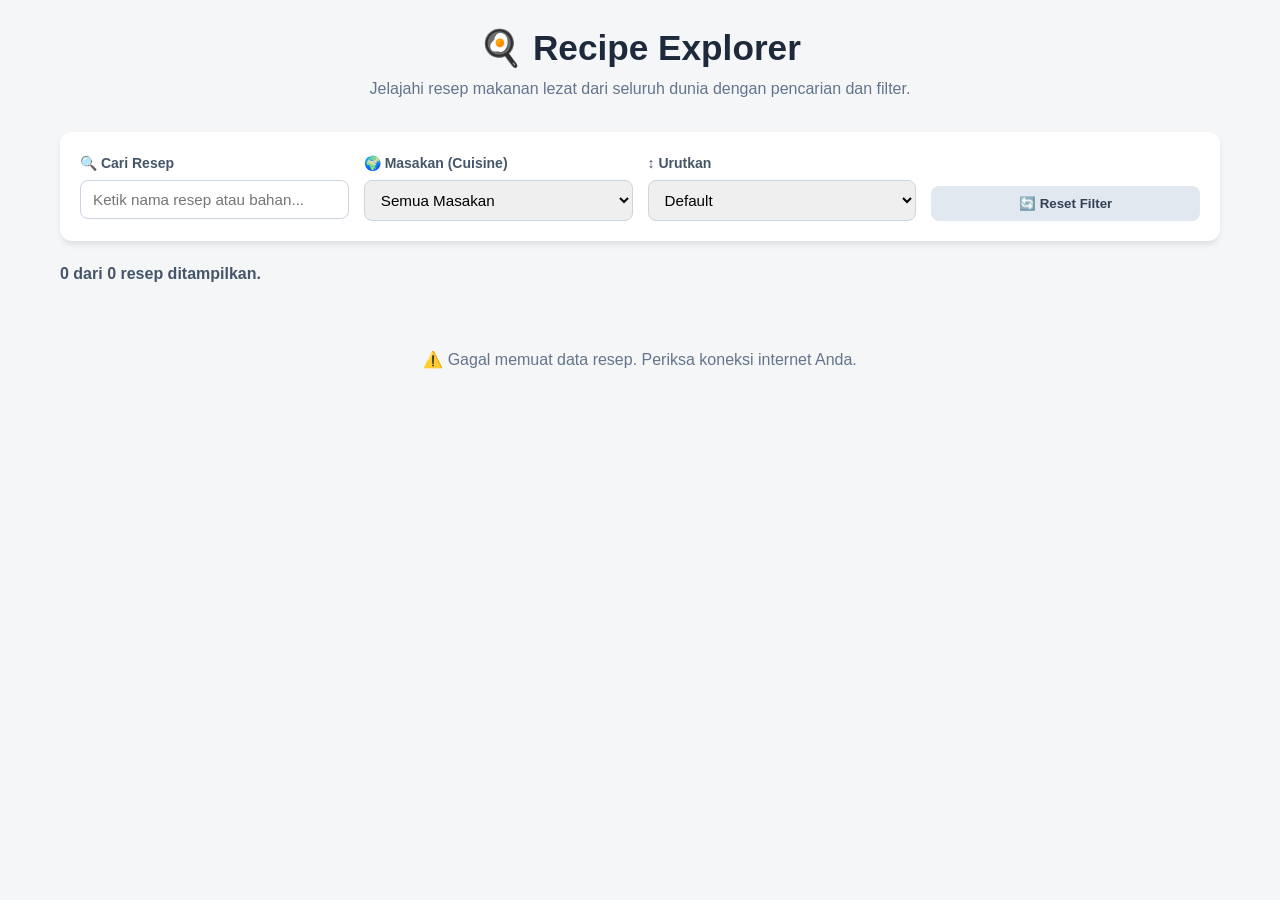
<file: mjh/index.html>
<!DOCTYPE html>
<html lang="id">
<head>
  <meta charset="UTF-8">
  <meta name="viewport" content="width=device-width, initial-scale=1.0">
  <title>Recipe Explorer API</title>
  <link rel="stylesheet" href="style.css">
</head>
<body>
  <div class="container">
    <header>
      <h1>🍳 Recipe Explorer</h1>
      <p>Jelajahi resep makanan lezat dari seluruh dunia dengan pencarian dan filter.</p>
    </header>

    <!-- Controls Section -->
    <section class="controls">
      <div class="control-group">
        <label for="search-input">🔍 Cari Resep</label>
        <input type="text" id="search-input" placeholder="Ketik nama resep atau bahan...">
      </div>

      <div class="control-group">
        <label for="category-select">🌍 Masakan (Cuisine)</label>
        <select id="category-select">
          <option value="">Semua Masakan</option>
        </select>
      </div>

      <div class="control-group">
        <label for="sort-select">↕️ Urutkan</label>
        <select id="sort-select">
          <option value="default">Default</option>
          <option value="time-asc">Waktu Memasak (Tercepat)</option>
          <option value="time-desc">Waktu Memasak (Terlama)</option>
          <option value="rating-desc">Rating Tertinggi</option>
          <option value="name-asc">Nama A - Z</option>
        </select>
      </div>

      <div class="control-group btn-container">
        <button id="reset-btn" class="btn btn-secondary">🔄 Reset Filter</button>
      </div>
    </section>

    <!-- Recipe Counter & Status -->
    <div class="status-bar">
      <span id="product-counter">Memuat resep...</span>
    </div>

    <!-- Recipe Grid -->
    <main id="product-grid" class="product-grid"></main>
  </div>

  <!-- Detail Recipe Modal -->
  <div id="product-modal" class="modal" aria-hidden="true">
    <div class="modal-overlay" id="modal-overlay"></div>
    <div class="modal-content">
      <button id="close-modal-btn" class="close-btn">&times;</button>
      <div id="modal-body" class="modal-body">
        <!-- Content injected dynamically via JS -->
      </div>
    </div>
  </div>

  <script src="script.js"></script>
</body>
</html>
</file>
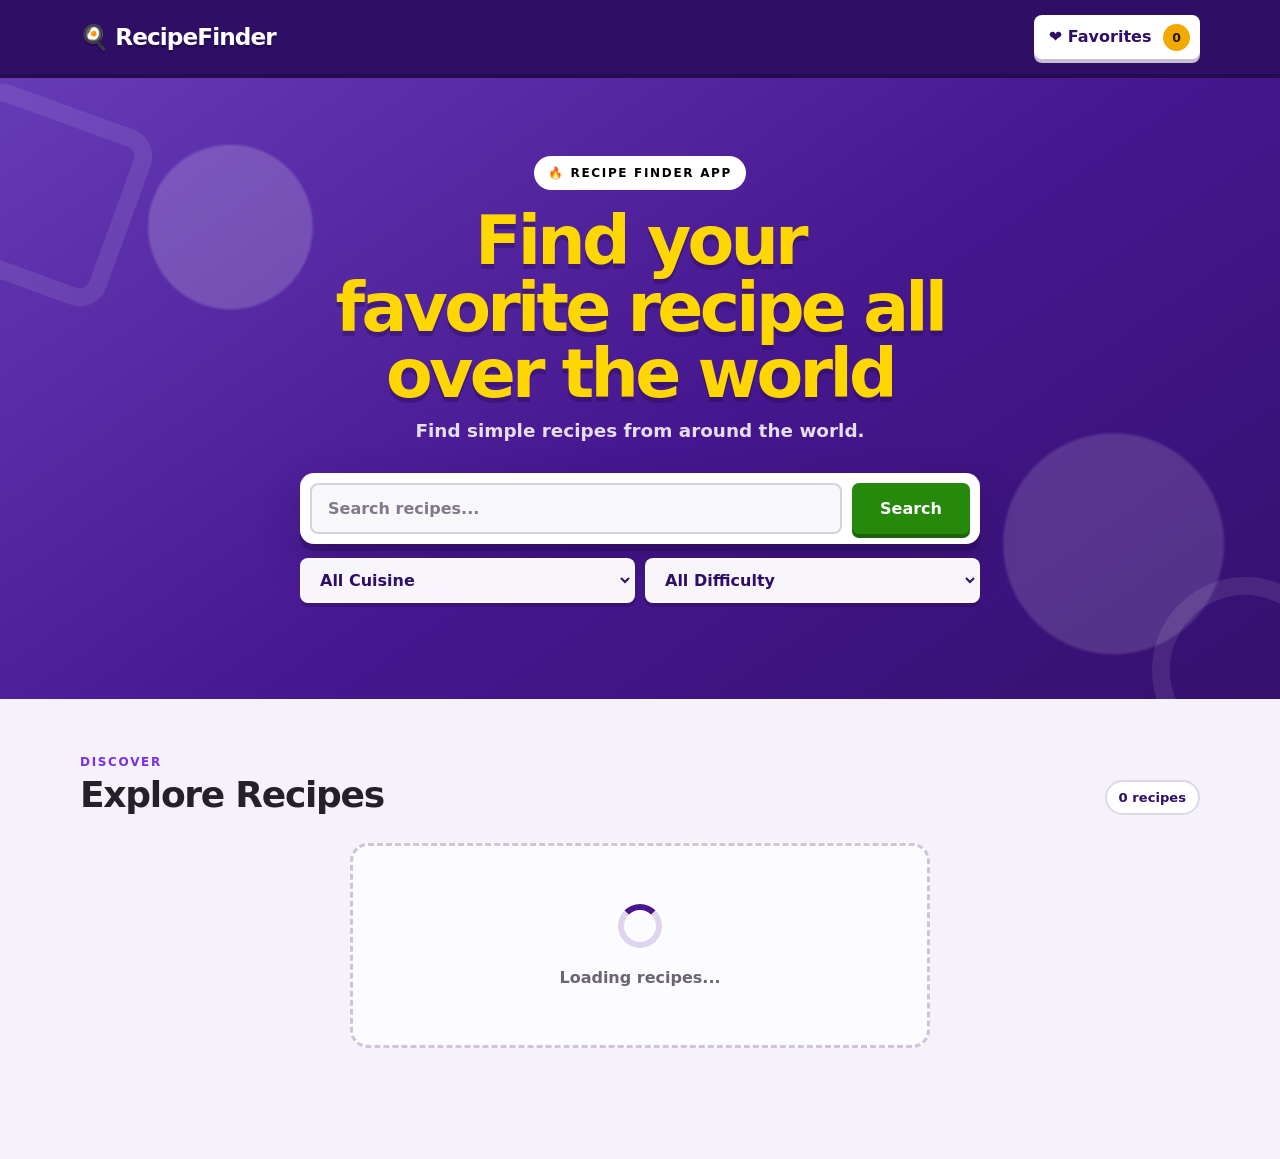
<file: mrjh/index.html>
<!DOCTYPE html>
<html lang="id">
<head>
  <meta charset="UTF-8">
  <meta name="viewport" content="width=device-width, initial-scale=1.0">
  <title>Recipe Finder</title>
  <link rel="stylesheet" href="style.css">
</head>
<body>
  <header class="navbar">
    <div class="container navbar-content">
      <a href="#" class="brand">🍳 RecipeFinder</a>
      <button id="favorite-button" class="favorite-button">
        ❤️ Favorites <span id="favorite-count">0</span>
      </button>
    </div>
  </header>

  <main>
    <section class="hero">
      <div class="container hero-content">
        <p class="eyebrow">🍴 RECIPE EXPLORER</p>
        <h1>What do you want to cook today?</h1>
        <p class="hero-description">Find simple recipes from around the world.</p>

        <form id="search-form" class="search-form">
          <input type="search" id="search-input" placeholder="Search recipes...">
          <button type="submit">Search</button>
        </form>

        <div class="filters">
          <select id="cuisine-filter">
            <option value="">All Cuisine</option>
          </select>
          <select id="difficulty-filter">
            <option value="">All Difficulty</option>
            <option value="Easy">Easy</option>
            <option value="Medium">Medium</option>
          </select>
        </div>
      </div>
    </section>

    <section class="recipes-section">
      <div class="container">
        <div class="section-header">
          <div>
            <p class="section-label">DISCOVER</p>
            <h2 id="section-title">Explore Recipes</h2>
          </div>
          <div class="results-summary">
            <p id="recipe-count" aria-live="polite">0 recipes</p>
            <button
              id="reset-filter-button"
              class="reset-filter-button"
              type="button"
              hidden
              aria-label="Reset search and filters"
              title="Reset search and filters"
            >
              <span class="reset-emoji" aria-hidden="true">🔄</span>
              <span>Reset</span>
            </button>
          </div>
        </div>

        <div id="loading-state" class="state-message">
          <span class="loader"></span>
          <p>Loading recipes...</p>
        </div>

        <div id="error-state" class="state-message" hidden>
          <h3>😵 Something went wrong</h3>
          <p>Failed to load recipes. Please try again.</p>
        </div>

        <div id="empty-state" class="state-message" hidden>
          <h3>🔍 Recipe not found</h3>
          <p>Try another keyword or filter.</p>
        </div>

        <div id="recipe-grid" class="recipe-grid" hidden></div>
      </div>
    </section>
  </main>

  <dialog id="recipe-dialog">
    <button id="close-dialog" class="close-dialog" aria-label="Close">×</button>
    <div id="dialog-content"></div>
  </dialog>

  <script src="script.js"></script>
</body>
</html>
</file>
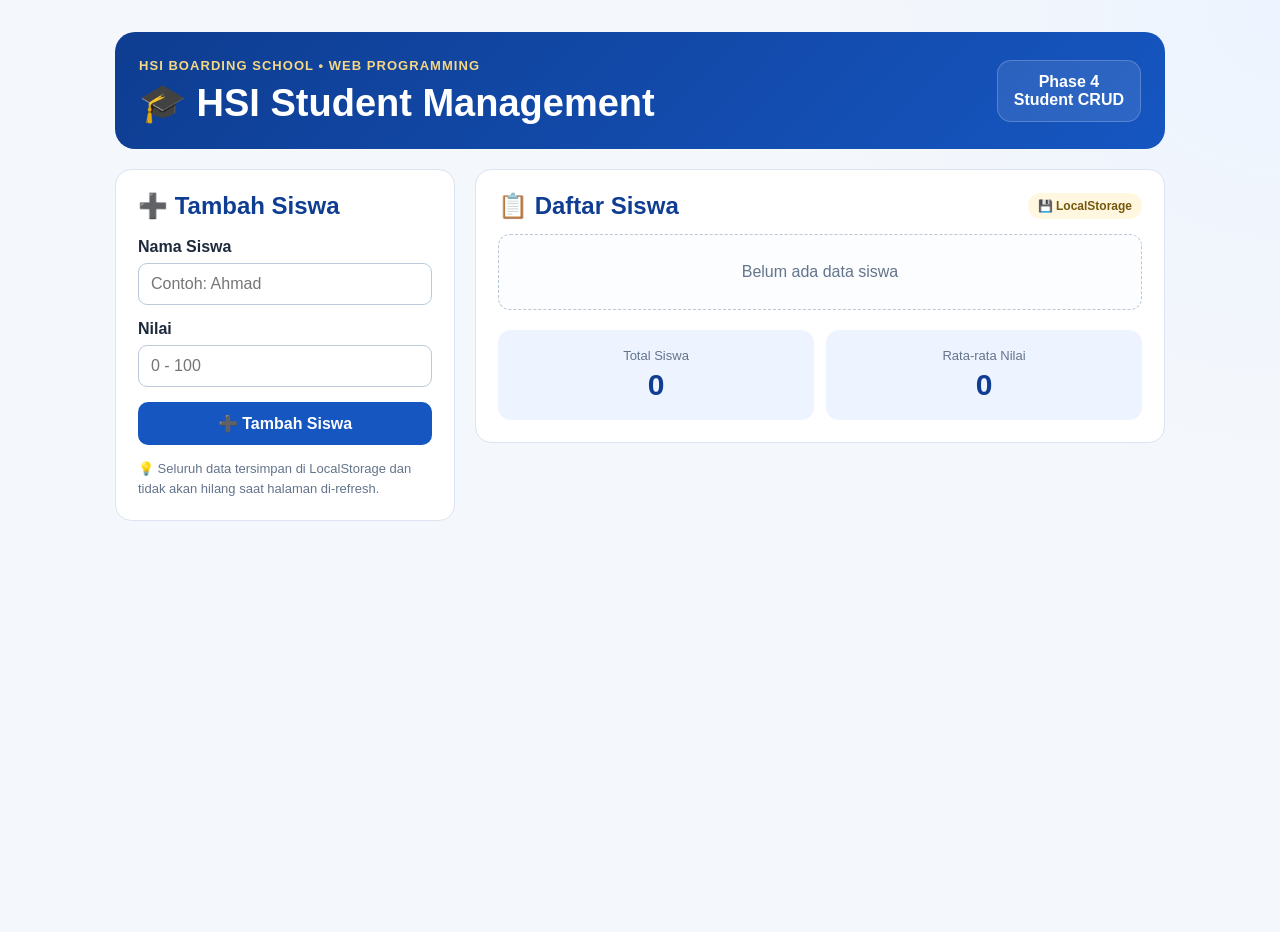
<file: tugas 3/index.html>
<!DOCTYPE html>
<html lang="id">
<head>
  <meta charset="UTF-8">
  <meta name="viewport" content="width=device-width, initial-scale=1.0">
  <title>HSI Student Management - CRUD</title>
  <link rel="stylesheet" href="style.css">
  <script src="script.js" defer></script>
</head>
<body>
  <main class="page">
    <header class="header">
      <div>
        <span class="school">HSI BOARDING SCHOOL • WEB PROGRAMMING</span>
        <h1>🎓 HSI Student Management</h1>
      </div>
      <div class="phase-badge">Phase 4<br>Student CRUD</div>
    </header>

    <!-- Area untuk menampilkan pesan notifikasi/alert -->
    <div id="alertMessage" class="alert-container"></div>

    <section class="app-grid">
      <!-- Form Input / Edit Student -->
      <section class="card">
        <h2 id="formTitle">➕ Tambah Siswa</h2>
        <form id="studentForm">
          <!-- Hidden input untuk menyimpan ID siswa saat mode Edit -->
          <input type="hidden" id="studentId">

          <label for="studentName">Nama Siswa</label>
          <input id="studentName" type="text" placeholder="Contoh: Ahmad" autocomplete="off" required>

          <label for="studentScore">Nilai</label>
          <input id="studentScore" type="number" min="0" max="100" placeholder="0 - 100" required>

          <div class="button-group">
            <button id="submitBtn" class="primary-btn" type="submit">➕ Tambah Siswa</button>
            <button id="cancelEditBtn" class="secondary-btn" type="button" style="display: none;">❌ Batal</button>
          </div>
        </form>
        <p class="form-note">💡 Seluruh data tersimpan di LocalStorage dan tidak akan hilang saat halaman di-refresh.</p>
      </section>

      <!-- Daftar Student & Statistik -->
      <section class="card">
        <div class="list-header">
          <h2>📋 Daftar Siswa</h2>
          <span class="saved-status">💾 LocalStorage</span>
        </div>

        <div id="studentList" class="student-list"></div>

        <div class="stats">
          <div class="stat-box">
            <span>Total Siswa</span>
            <strong id="totalStudents">0</strong>
          </div>
          <div class="stat-box">
            <span>Rata-rata Nilai</span>
            <strong id="averageScore">0</strong>
          </div>
        </div>  
      </section>
    </section>
  </main>
</body>
</html>
</file>
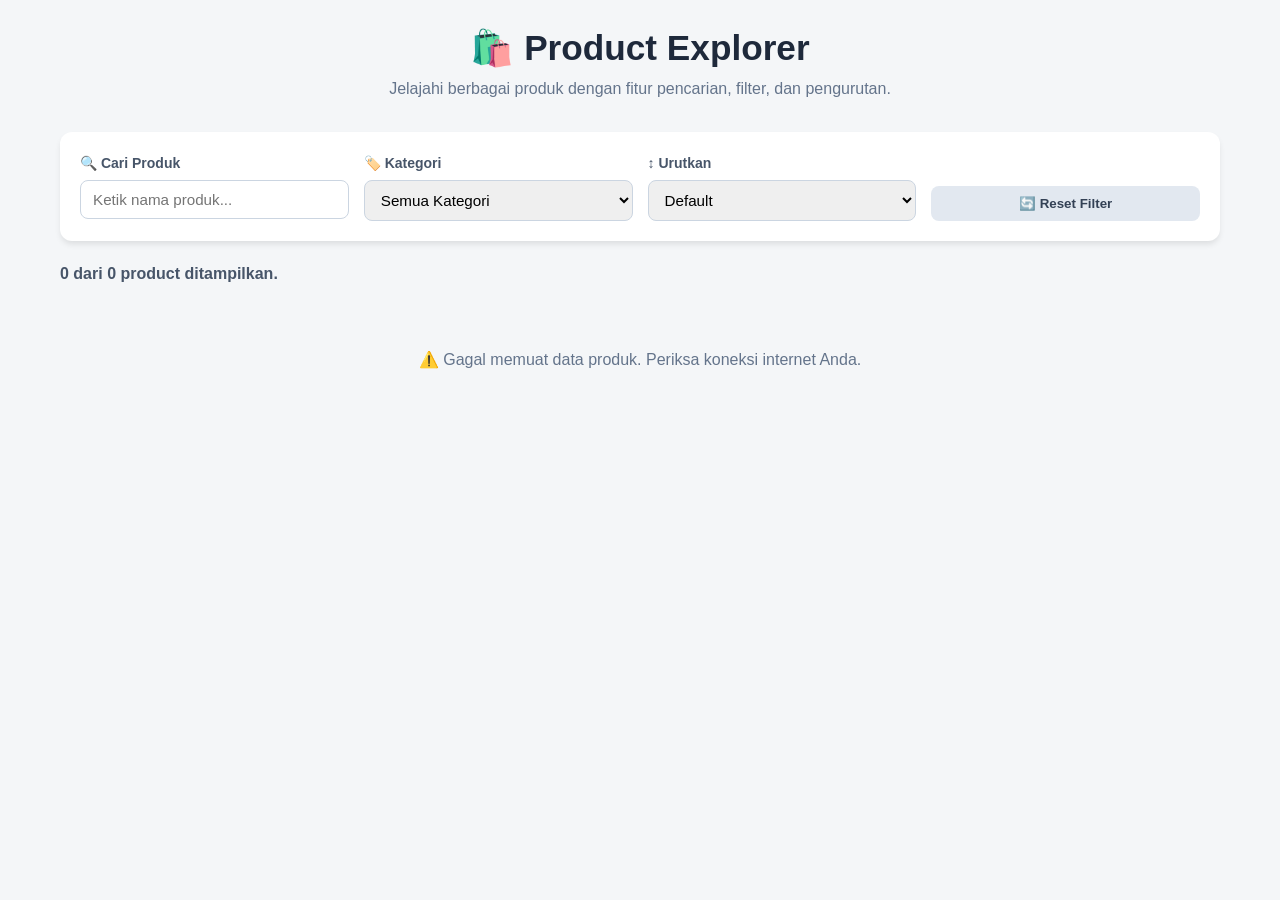
<file: tugas ke 4/index.html>
<!DOCTYPE html>
<html lang="id">
<head>
  <meta charset="UTF-8">
  <meta name="viewport" content="width=device-width, initial-scale=1.0">
  <title>Product Explorer API</title>
  <link rel="stylesheet" href="style.css">
</head>
<body>
  <div class="container">
    <header>
      <h1>🛍️ Product Explorer</h1>
      <p>Jelajahi berbagai produk dengan fitur pencarian, filter, dan pengurutan.</p>
    </header>

    <!-- Controls Section -->
    <section class="controls">
      <div class="control-group">
        <label for="search-input">🔍 Cari Produk</label>
        <input type="text" id="search-input" placeholder="Ketik nama produk...">
      </div>

      <div class="control-group">
        <label for="category-select">🏷️ Kategori</label>
        <select id="category-select">
          <option value="">Semua Kategori</option>
        </select>
      </div>

      <div class="control-group">
        <label for="sort-select">↕️ Urutkan</label>
        <select id="sort-select">
          <option value="default">Default</option>
          <option value="price-asc">Harga Terendah</option>
          <option value="price-desc">Harga Tertinggi</option>
          <option value="rating-desc">Rating Tertinggi</option>
          <option value="name-asc">Nama A - Z</option>
        </select>
      </div>

      <div class="control-group btn-container">
        <button id="reset-btn" class="btn btn-secondary">🔄 Reset Filter</button>
      </div>
    </section>

    <!-- Product Counter & Status -->
    <div class="status-bar">
      <span id="product-counter">Memuat produk...</span>
    </div>

    <!-- Product Grid -->
    <main id="product-grid" class="product-grid"></main>
  </div>

  <!-- Detail Product Modal -->
  <div id="product-modal" class="modal" aria-hidden="true">
    <div class="modal-overlay" id="modal-overlay"></div>
    <div class="modal-content">
      <button id="close-modal-btn" class="close-btn">&times;</button>
      <div id="modal-body" class="modal-body">
        <!-- Content injected dynamically via JS -->
      </div>
    </div>
  </div>

  <script src="script.js"></script>
</body>
</html>
</file>
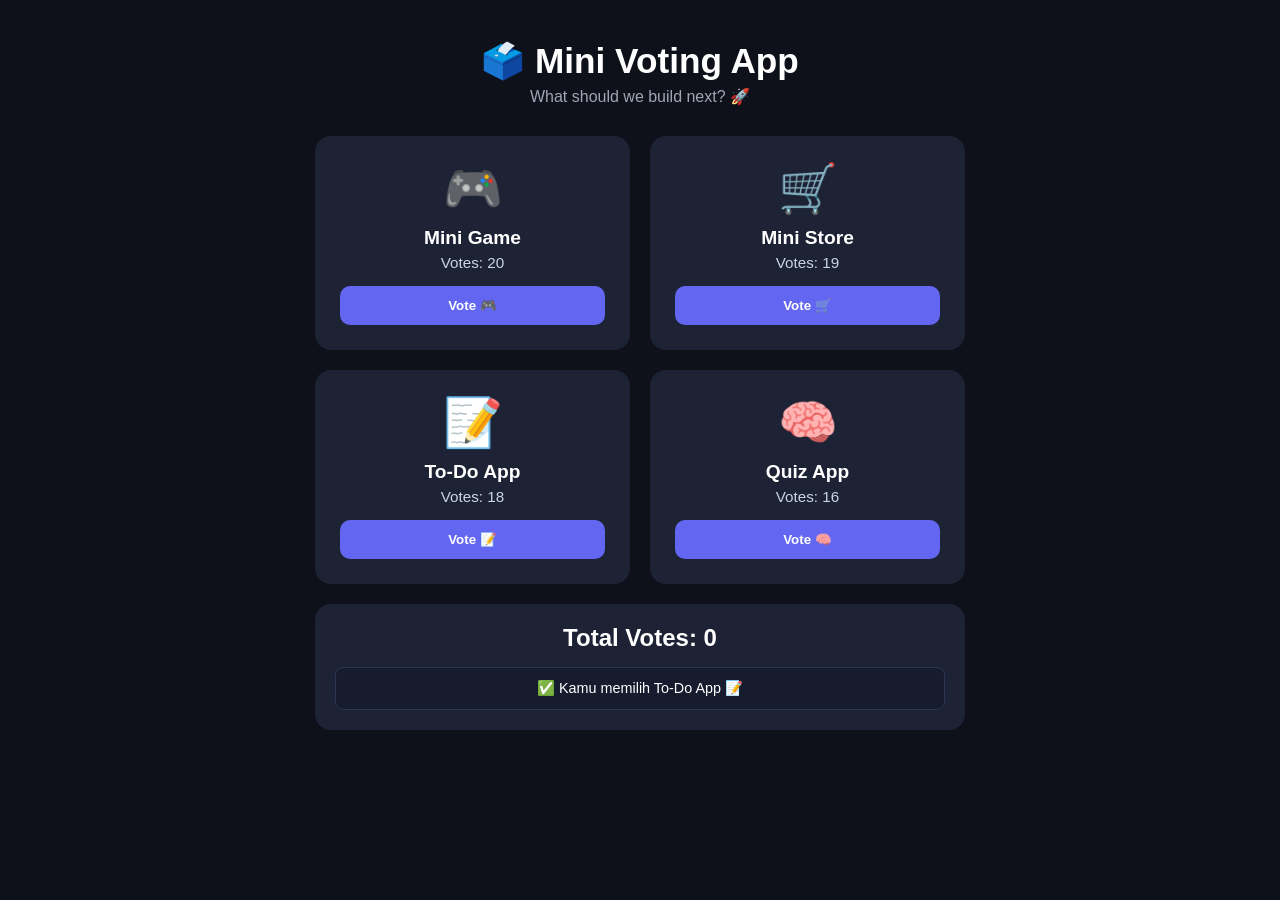
<file: tugas sql/index.html>
<!DOCTYPE html>
<html lang="id">
<head>
  <meta charset="UTF-8">
  <meta name="viewport" content="width=device-width, initial-scale=1.0">
  <title>Mini Voting App</title>
  <link rel="stylesheet" href="style.css">
</head>
<body>

  <!-- Header Section -->
  <header>
    <h1>🗳️ Mini Voting App</h1>
    <p>What should we build next? 🚀</p>
  </header>

  <!-- Container Kartu Kandidat Grid 2x2 -->
  <div class="cards-container">
    
    <!-- Candidate 1 -->
    <div class="card">
      <div class="icon">🎮</div>
      <h3>Mini Game</h3>
      <p>Votes: <span id="gameVotes">20</span></p>
      <button id="btnGame" class="vote-btn">Vote 🎮</button>
    </div>

    <!-- Candidate 2 -->
    <div class="card">
      <div class="icon">🛒</div>
      <h3>Mini Store</h3>
      <p>Votes: <span id="storeVotes">19</span></p>
      <button id="btnStore" class="vote-btn">Vote 🛒</button>
    </div>

    <!-- Candidate 3 -->
    <div class="card">
      <div class="icon">📝</div>
      <h3>To-Do App</h3>
      <p>Votes: <span id="todoVotes">18</span></p>
      <button id="btnTodo" class="vote-btn">Vote 📝</button>
    </div>

    <!-- Candidate 4 -->
    <div class="card">
      <div class="icon">🧠</div>
      <h3>Quiz App</h3>
      <p>Votes: <span id="quizVotes">16</span></p>
      <button id="btnQuiz" class="vote-btn">Vote 🧠</button>
    </div>

  </div>

  <!-- Footer Section: Total Votes & Feedback -->
  <div class="footer-card">
    <h2>Total Votes: <span id="totalVotes">0</span></h2>
    <div id="feedback" class="feedback-box">✅ Kamu memilih To-Do App 📝</div>
  </div>
  
  <script src="scp.js"></script>
</body>
</html>
</file>
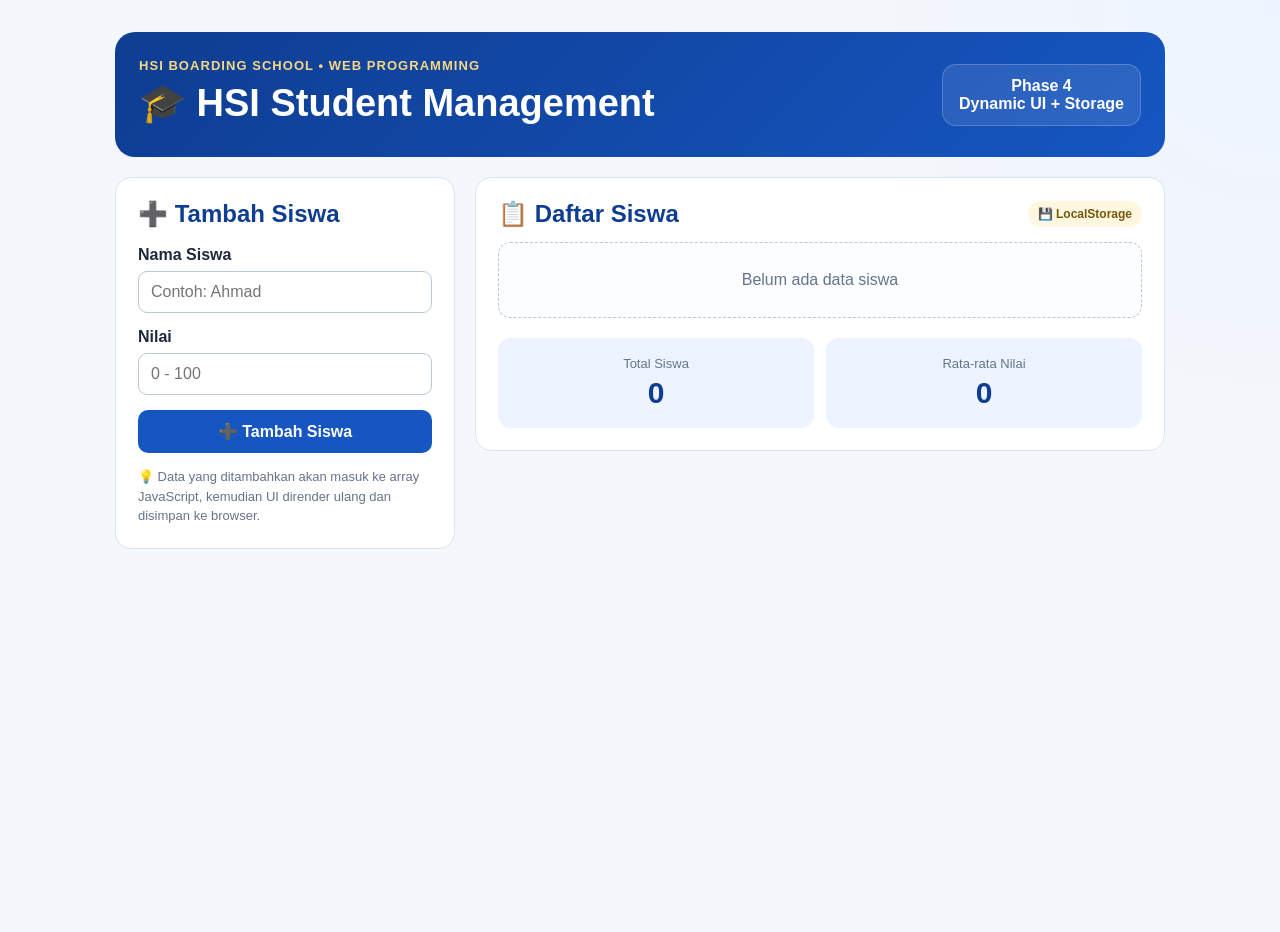
<file: student-materi/student_crud.html>
<!DOCTYPE html>
<html lang="id">
<head>
  <meta charset="UTF-8">
  <meta name="viewport" content="width=device-width, initial-scale=1.0">
  <title>HSI Student Management</title>
  <style>
    :root {
      --blue:#1656c1; --blue-dark:#0e3d91; --blue-soft:#edf4ff;
      --gold:#b58b2f; --gold-soft:#fff7df; --white:#fff; --bg:#f4f7fb;
      --text:#1e293b; --muted:#64748b; --border:#dbe4f0;
      --danger:#c63737; --danger-soft:#fff0f0; --radius:16px;
    }
    *{box-sizing:border-box}
    body{margin:0;min-height:100vh;font-family:Arial,sans-serif;background:radial-gradient(circle at top right,#edf4ff 0,transparent 30%),var(--bg);color:var(--text)}
    button,input{font:inherit} button{cursor:pointer}
    .page{width:min(1050px,calc(100% - 30px));margin:32px auto 50px}
    .header{display:flex;justify-content:space-between;align-items:center;gap:20px;padding:24px;margin-bottom:20px;color:var(--white);background:linear-gradient(135deg,var(--blue-dark),var(--blue));border-radius:20px}
    .school{display:inline-block;margin-bottom:8px;font-size:13px;font-weight:bold;letter-spacing:.08em;color:#f5d784}
    .header h1{margin:0 0 8px;font-size:clamp(24px,5vw,38px)}
    .header p{margin:0;max-width:650px;line-height:1.5;color:#dbeafe}
    .phase-badge{flex-shrink:0;padding:12px 16px;border:1px solid rgba(255,255,255,.2);border-radius:14px;text-align:center;font-weight:bold;background:rgba(255,255,255,.1)}
    .concept-row{display:grid;grid-template-columns:repeat(4,1fr);gap:10px;margin-bottom:20px}
    .concept{padding:13px;background:var(--white);border:1px solid var(--border);border-radius:13px;text-align:center;font-weight:bold;font-size:14px}
    .concept span{display:block;margin-top:4px;color:var(--muted);font-size:12px;font-weight:normal}
    .app-grid{display:grid;grid-template-columns:340px 1fr;gap:20px;align-items:start}
    .card{background:var(--white);border:1px solid var(--border);border-radius:var(--radius);padding:22px}
    .card h2{margin:0 0 18px;color:var(--blue-dark)}
    label{display:block;margin-bottom:7px;font-weight:bold}
    input{width:100%;padding:11px 12px;margin-bottom:15px;border:1px solid #bcc9d9;border-radius:9px;outline:none}
    input:focus{border-color:var(--blue);box-shadow:0 0 0 3px var(--blue-soft)}
    .primary-btn{width:100%;padding:12px;border:0;border-radius:10px;color:var(--white);background:var(--blue);font-weight:bold}
    .primary-btn:hover{background:var(--blue-dark)}
    .form-note{margin:14px 0 0;color:var(--muted);font-size:13px;line-height:1.5}
    .list-header{display:flex;justify-content:space-between;align-items:center;gap:10px;margin-bottom:14px}
    .list-header h2{margin:0}
    .saved-status{padding:6px 10px;border-radius:999px;color:#76580c;background:var(--gold-soft);font-size:12px;font-weight:bold}
    .student-list{display:grid;gap:10px}
    .student-item{display:grid;grid-template-columns:1fr auto auto;align-items:center;gap:14px;padding:14px;border:1px solid var(--border);border-radius:12px;background:#fbfdff}
    .student-name{font-weight:bold}
    .student-number{display:inline-block;margin-right:7px;color:var(--gold)}
    .score{min-width:58px;padding:7px 10px;border-radius:8px;text-align:center;font-weight:bold;color:var(--blue-dark);background:var(--blue-soft)}
    .delete-btn{border:0;border-radius:8px;padding:8px 10px;color:var(--danger);background:var(--danger-soft);font-weight:bold}
    .empty{padding:28px;border:1px dashed #b9c7d8;border-radius:12px;text-align:center;color:var(--muted);background:#fbfdff}
    .stats{display:grid;grid-template-columns:repeat(2,1fr);gap:12px;margin-top:20px}
    .stat-box{padding:18px;border-radius:13px;text-align:center;color:var(--blue-dark);background:var(--blue-soft)}
    .stat-box span{display:block;margin-bottom:5px;color:var(--muted);font-size:13px}
    .stat-box strong{font-size:30px}
    @media(max-width:800px){.app-grid{grid-template-columns:1fr}.concept-row{grid-template-columns:repeat(2,1fr)}.header{align-items:flex-start;flex-direction:column}}
    @media(max-width:520px){.page{width:min(100% - 18px,1050px);margin-top:15px}.concept-row{grid-template-columns:1fr}.student-item{grid-template-columns:1fr auto}.score{grid-column:2;grid-row:1}.delete-btn{grid-column:1/-1}}
  </style>
  <script src="script.js" defer></script>
</head>
<body>
  <main class="page">
    <header class="header">
      <div>
        <span class="school">HSI BOARDING SCHOOL • WEB PROGRAMMING</span>
        <h1>🎓 HSI Student Management</h1>
      </div>
      <div class="phase-badge">Phase 4<br>Dynamic UI + Storage</div>
    </header>

    <section class="app-grid">
      <section class="card">
        <h2>➕ Tambah Siswa</h2>
        <form id="studentForm">
          <label for="studentName">Nama Siswa</label>
          <input id="studentName" type="text" placeholder="Contoh: Ahmad" autocomplete="off" required>

          <label for="studentScore">Nilai</label>
          <input id="studentScore" type="number" min="0" max="100" placeholder="0 - 100" required>

          <button class="primary-btn" type="submit">➕ Tambah Siswa</button>
        </form>
        <p class="form-note">💡 Data yang ditambahkan akan masuk ke array JavaScript, kemudian UI dirender ulang dan disimpan ke browser.</p>
      </section>

      <section class="card">
        <div class="list-header">
          <h2>📋 Daftar Siswa</h2>
          <span class="saved-status">💾 LocalStorage</span>
        </div>

        <div id="studentList" class="student-list"></div>

        <div class="stats">
          <div class="stat-box"><span>Total Siswa</span><strong id="totalStudents">0</strong></div>
          <div class="stat-box"><span>Rata-rata Nilai</span><strong id="averageScore">0</strong></div>
        </div>
      </section>
    </section>
  </main>
</body>
</html>
</file>
<file: mjh/style.css>
* {
  box-sizing: border-box;
  margin: 0;
  padding: 0;
  font-family: 'Segoe UI', Tahoma, Geneva, Verdana, sans-serif;
}

body {
  background-color: #f4f6f8;
  color: #333;
  line-height: 1.6;
}

.container {
  max-width: 1200px;
  margin: 0 auto;
  padding: 20px;
}

header {
  text-align: center;
  margin-bottom: 30px;
}

header h1 {
  font-size: 2.2rem;
  color: #1e293b;
}

header p {
  color: #64748b;
}

/* Controls */
.controls {
  display: flex;
  flex-wrap: wrap;
  gap: 15px;
  background-color: #fff;
  padding: 20px;
  border-radius: 12px;
  box-shadow: 0 4px 6px -1px rgba(0, 0, 0, 0.1);
  margin-bottom: 20px;
}

.control-group {
  flex: 1 1 200px;
  display: flex;
  flex-direction: column;
}

.control-group.btn-container {
  justify-content: flex-end;
}

label {
  font-size: 0.875rem;
  font-weight: 600;
  margin-bottom: 6px;
  color: #475569;
}

input, select {
  padding: 10px 12px;
  border: 1px solid #cbd5e1;
  border-radius: 8px;
  font-size: 0.95rem;
  outline: none;
  transition: border-color 0.2s;
}

input:focus, select:focus {
  border-color: #ea580c;
}

.btn {
  padding: 10px 16px;
  border: none;
  border-radius: 8px;
  font-weight: 600;
  cursor: pointer;
  transition: background-color 0.2s, transform 0.1s;
}

.btn:active {
  transform: scale(0.98);
}

.btn-primary {
  background-color: #ea580c;
  color: #fff;
}

.btn-primary:hover {
  background-color: #c2410c;
}

.btn-secondary {
  background-color: #e2e8f0;
  color: #334155;
}

.btn-secondary:hover {
  background-color: #cbd5e1;
}

/* Status Bar */
.status-bar {
  margin-bottom: 20px;
  font-weight: 600;
  color: #475569;
}

/* Recipe Grid */
.product-grid {
  display: grid;
  grid-template-columns: repeat(auto-fill, minmax(250px, 1fr));
  gap: 20px;
}

.product-card {
  background: #fff;
  border-radius: 12px;
  overflow: hidden;
  box-shadow: 0 2px 4px rgba(0, 0, 0, 0.05);
  display: flex;
  flex-direction: column;
  transition: transform 0.2s, box-shadow 0.2s;
}

.product-card:hover {
  transform: translateY(-4px);
  box-shadow: 0 10px 15px -3px rgba(0, 0, 0, 0.1);
}

.card-img-container {
  width: 100%;
  height: 180px;
  background-color: #f8fafc;
  display: flex;
  align-items: center;
  justify-content: center;
  overflow: hidden;
}

.card-img-container img {
  width: 100%;
  height: 100%;
  object-fit: cover;
}

.card-body {
  padding: 15px;
  display: flex;
  flex-direction: column;
  flex-grow: 1;
}

.card-category {
  font-size: 0.75rem;
  text-transform: uppercase;
  letter-spacing: 0.5px;
  color: #ea580c;
  font-weight: 700;
}

.card-title {
  font-size: 1.1rem;
  margin: 6px 0;
  color: #1e293b;
  white-space: nowrap;
  overflow: hidden;
  text-overflow: ellipsis;
}

.card-info {
  display: flex;
  justify-content: space-between;
  align-items: center;
  margin-top: auto;
  padding-top: 10px;
}

.card-price {
  font-size: 0.95rem;
  font-weight: 700;
  color: #0284c7;
}

.card-rating {
  font-size: 0.9rem;
  color: #d97706;
}

.card-body .btn {
  margin-top: 12px;
  width: 100%;
}

/* Modal */
.modal {
  position: fixed;
  top: 0;
  left: 0;
  width: 100vw;
  height: 100vh;
  display: flex;
  align-items: center;
  justify-content: center;
  opacity: 0;
  pointer-events: none;
  transition: opacity 0.3s ease;
  z-index: 1000;
}

.modal.active {
  opacity: 1;
  pointer-events: auto;
}

.modal-overlay {
  position: absolute;
  top: 0;
  left: 0;
  width: 100%;
  height: 100%;
  background: rgba(15, 23, 42, 0.6);
}

.modal-content {
  position: relative;
  background: #fff;
  width: 90%;
  max-width: 650px;
  max-height: 90vh;
  overflow-y: auto;
  border-radius: 16px;
  padding: 24px;
  z-index: 10;
  box-shadow: 0 20px 25px -5px rgba(0, 0, 0, 0.1);
}

.close-btn {
  position: absolute;
  top: 16px;
  right: 16px;
  background: transparent;
  border: none;
  font-size: 1.5rem;
  line-height: 1;
  cursor: pointer;
  color: #64748b;
}

.close-btn:hover {
  color: #0f172a;
}

.modal-detail {
  display: flex;
  flex-direction: column;
  gap: 16px;
}

.modal-detail-img img {
  width: 100%;
  max-height: 250px;
  object-fit: cover;
  border-radius: 12px;
}

.modal-badge {
  display: inline-block;
  background: #ffedd5;
  color: #c2410c;
  padding: 4px 8px;
  border-radius: 6px;
  font-size: 0.8rem;
  font-weight: 600;
  margin-bottom: 8px;
}

.modal-meta {
  display: grid;
  grid-template-columns: repeat(2, 1fr);
  gap: 10px;
  margin: 12px 0;
  padding: 12px 0;
  border-top: 1px solid #e2e8f0;
  border-bottom: 1px solid #e2e8f0;
  font-size: 0.9rem;
}

.recipe-section {
  margin-top: 16px;
}

.recipe-section h3 {
  font-size: 1.05rem;
  color: #1e293b;
  margin-bottom: 8px;
}

.recipe-list {
  padding-left: 20px;
  color: #475569;
  font-size: 0.95rem;
}

.recipe-list li {
  margin-bottom: 6px;
}

.empty-state {
  text-align: center;
  grid-column: 1 / -1;
  padding: 40px;
  color: #64748b;
}
</file>
<file: mrjh/style.css>
:root {
  --purple: #46178f;
  --purple-dark: #2f0e66;
  --purple-light: #7d2ee6;
  --red: #e21b3c;
  --red-dark: #b3132f;
  --blue: #1368ce;
  --blue-dark: #0e4f9f;
  --gold: #f2a900;
  --gold-dark: #bd8300;
  --green: #26890c;
  --green-dark: #1b6507;
  --ink: #25212b;
  --muted: #6b6573;
  --surface: #ffffff;
  --page: #f5f2fa;
  --border: #ded7e9;
  --shadow: 0 5px 0 rgba(39, 13, 78, 0.14), 0 12px 30px rgba(39, 13, 78, 0.1);
  --font: "Arial Rounded MT Bold", "Nunito Sans", Nunito, Inter, system-ui, -apple-system, BlinkMacSystemFont, "Segoe UI", sans-serif;
}

* {
  box-sizing: border-box;
}

html {
  scroll-behavior: smooth;
}

body {
  min-width: 320px;
  margin: 0;
  background: var(--page);
  color: var(--ink);
  font-family: var(--font);
  font-weight: 600;
  -webkit-font-smoothing: antialiased;
}

button,
input,
select {
  font: inherit;
}

button,
select {
  cursor: pointer;
}

button,
input,
select,
a {
  -webkit-tap-highlight-color: transparent;
}

button:focus-visible,
input:focus-visible,
select:focus-visible,
a:focus-visible {
  outline: 4px solid #fff;
  outline-offset: 3px;
  box-shadow: 0 0 0 7px var(--blue);
}

.container {
  width: min(1120px, calc(100% - 40px));
  margin-inline: auto;
}

.navbar {
  position: relative;
  z-index: 10;
  background: var(--purple-dark);
  border-bottom: 4px solid rgba(0, 0, 0, 0.22);
}

.navbar-content {
  min-height: 74px;
  display: flex;
  align-items: center;
  justify-content: space-between;
  gap: 20px;
}

.brand {
  color: #fff;
  text-decoration: none;
  font-size: clamp(1.15rem, 2vw, 1.45rem);
  font-weight: 900;
  letter-spacing: -0.04em;
  text-shadow: 0 3px 0 rgba(0, 0, 0, 0.2);
}

.favorite-button {
  min-height: 44px;
  padding: 8px 10px 8px 15px;
  border: 0;
  border-radius: 8px;
  background: #fff;
  box-shadow: 0 4px 0 #c7bdd5;
  color: var(--purple-dark);
  font-weight: 900;
  transition: transform 120ms ease, box-shadow 120ms ease;
}

.favorite-button:hover {
  transform: translateY(-2px);
  box-shadow: 0 6px 0 #c7bdd5;
}

.favorite-button:active {
  transform: translateY(4px);
  box-shadow: 0 0 0 #c7bdd5;
}

#favorite-count {
  min-width: 27px;
  height: 27px;
  display: inline-flex;
  align-items: center;
  justify-content: center;
  margin-left: 6px;
  padding-inline: 6px;
  border-radius: 999px;
  background: var(--gold);
  color: #241700;
  font-size: 0.78rem;
  font-weight: 900;
}

.hero {
  position: relative;
  isolation: isolate;
  overflow: hidden;
  padding: 78px 0 96px;
  background:
    radial-gradient(circle at 18% 24%, rgba(255, 255, 255, 0.18) 0 7%, transparent 7.3%),
    radial-gradient(circle at 87% 75%, rgba(255, 255, 255, 0.14) 0 9%, transparent 9.3%),
    linear-gradient(145deg, #673ab7 0%, var(--purple) 54%, #35106e 100%);
  color: #fff;
}

.hero::before,
.hero::after {
  content: "";
  position: absolute;
  z-index: -1;
  width: 150px;
  height: 150px;
  border: 18px solid rgba(255, 255, 255, 0.09);
  transform: rotate(20deg);
}

.hero::before {
  top: 24px;
  left: -52px;
  border-radius: 28px;
}

.hero::after {
  right: -58px;
  bottom: -64px;
  border-radius: 50%;
}

.hero-content {
  max-width: 800px;
  text-align: center;
}

.eyebrow,
.section-label {
  margin: 0;
  font-size: 0.75rem;
  font-weight: 900;
  letter-spacing: 0.14em;
}

.eyebrow {
  width: fit-content;
  margin-inline: auto;
  padding: 8px 12px;
  border: 2px solid rgba(255, 255, 255, 0.35);
  border-radius: 999px;
  background: rgba(255, 255, 255, 0.14);
  color: #fff;
}

.hero h1 {
  max-width: 760px;
  margin: 18px auto 12px;
  font-size: clamp(2.35rem, 6vw, 4.25rem);
  font-weight: 900;
  line-height: 0.98;
  letter-spacing: -0.055em;
  text-wrap: balance;
  text-shadow: 0 5px 0 rgba(34, 8, 77, 0.35);
}

.hero-description {
  margin: 0;
  color: rgba(255, 255, 255, 0.86);
  font-size: clamp(1rem, 2vw, 1.15rem);
  font-weight: 700;
}

.search-form {
  max-width: 680px;
  display: flex;
  gap: 10px;
  margin: 32px auto 14px;
  padding: 10px;
  border-radius: 14px;
  background: #fff;
  box-shadow: 0 7px 0 rgba(34, 8, 77, 0.38), 0 18px 40px rgba(24, 5, 55, 0.24);
}

.search-form input {
  min-width: 0;
  flex: 1;
  padding: 14px 16px;
  border: 2px solid #d7d0df;
  border-radius: 8px;
  outline: none;
  background: #f8f7fa;
  color: var(--ink);
  font-weight: 700;
  transition: border-color 150ms ease, background 150ms ease;
}

.search-form input::placeholder {
  color: #81798a;
}

.search-form input:focus {
  border-color: var(--blue);
  background: #fff;
}

.search-form button,
.detail-button {
  border: 0;
  border-radius: 7px;
  color: #fff;
  font-weight: 900;
  transition: transform 100ms ease, filter 150ms ease, box-shadow 100ms ease;
}

.search-form button {
  min-width: 118px;
  padding: 0 24px;
  background: var(--green);
  box-shadow: 0 4px 0 var(--green-dark);
}

.search-form button:hover,
.detail-button:hover {
  filter: brightness(1.08);
  transform: translateY(-1px);
}

.search-form button:active,
.detail-button:active {
  transform: translateY(4px);
  box-shadow: none;
}

.filters {
  max-width: 680px;
  display: flex;
  justify-content: center;
  gap: 10px;
  margin-inline: auto;
}

.filters select {
  min-height: 44px;
  flex: 1;
  padding: 10px 38px 10px 14px;
  border: 2px solid rgba(255, 255, 255, 0.48);
  border-radius: 8px;
  background: rgba(255, 255, 255, 0.96);
  color: var(--purple-dark);
  font-weight: 800;
  box-shadow: 0 4px 0 rgba(35, 7, 76, 0.32);
}

.recipes-section {
  position: relative;
  min-height: 460px;
  padding: 56px 0 88px;
}

.section-header {
  display: flex;
  align-items: end;
  justify-content: space-between;
  gap: 24px;
  margin-bottom: 28px;
}

.section-label {
  color: var(--purple-light);
}

.section-header h2 {
  margin: 5px 0 0;
  font-size: clamp(1.7rem, 3vw, 2.25rem);
  font-weight: 900;
  letter-spacing: -0.035em;
}

#recipe-count {
  margin: 0;
  padding: 8px 12px;
  border: 2px solid var(--border);
  border-radius: 999px;
  background: #fff;
  color: var(--purple-dark);
  font-size: 0.82rem;
  font-weight: 900;
  white-space: nowrap;
}

.results-summary {
  display: flex;
  align-items: center;
  gap: 10px;
}

.reset-filter-button {
  display: inline-flex;
  align-items: center;
  justify-content: center;
  gap: 5px;
  min-height: 30px;
  padding: 5px 9px;
  border: 2px solid var(--border);
  border-radius: 7px;
  background: #fff;
  box-shadow: 0 4px 0 #c6bdcf;
  color: var(--purple-dark);
  font: inherit;
  font-size: 0.75rem;
  font-weight: 900;
  cursor: pointer;
  transition: filter 150ms ease, transform 100ms ease, box-shadow 100ms ease;
}

.reset-filter-button:hover {
  filter: brightness(1.03);
  transform: translateY(-1px);
}

.reset-filter-button:hover .reset-emoji {
  transform: rotate(-25deg) scale(1.18);
}

.reset-filter-button:active {
  box-shadow: none;
  transform: translateY(4px);
}

.reset-filter-button[hidden] {
  display: none;
}

.reset-emoji {
  display: inline-block;
  transform-origin: center;
  transition: transform 180ms ease;
}

.recipe-grid {
  display: grid;
  grid-template-columns: repeat(auto-fill, minmax(245px, 1fr));
  gap: 24px;
}

.recipe-card {
  position: relative;
  overflow: hidden;
  display: flex;
  flex-direction: column;
  border: 0;
  border-radius: 14px;
  background: var(--surface);
  box-shadow: var(--shadow);
  transition: transform 180ms ease, box-shadow 180ms ease;
}

.recipe-card::before {
  content: "";
  position: absolute;
  z-index: 2;
  inset: 0 0 auto;
  height: 7px;
  background: var(--red);
}

.recipe-card:nth-child(4n + 2)::before {
  background: var(--blue);
}

.recipe-card:nth-child(4n + 3)::before {
  background: var(--gold);
}

.recipe-card:nth-child(4n + 4)::before {
  background: var(--green);
}

.recipe-card:hover {
  transform: translateY(-7px) rotate(-0.25deg);
  box-shadow: 0 8px 0 rgba(39, 13, 78, 0.14), 0 20px 40px rgba(39, 13, 78, 0.16);
}

.recipe-card:nth-child(even):hover {
  transform: translateY(-7px) rotate(0.25deg);
}

.recipe-image {
  width: 100%;
  height: 190px;
  display: block;
  object-fit: cover;
  background: #e7e0ef;
}

.recipe-body {
  flex: 1;
  display: flex;
  flex-direction: column;
  padding: 19px;
}

.recipe-cuisine {
  width: fit-content;
  display: inline-block;
  margin-bottom: 8px;
  padding: 5px 8px;
  border-radius: 5px;
  background: #eee5ff;
  color: var(--purple);
  font-size: 0.68rem;
  font-weight: 900;
  letter-spacing: 0.07em;
  text-transform: uppercase;
}

.recipe-title {
  margin: 0 0 13px;
  font-size: 1.12rem;
  font-weight: 900;
  line-height: 1.25;
}

.recipe-meta {
  display: flex;
  flex-wrap: wrap;
  gap: 7px;
  margin-bottom: 18px;
  color: #5c5663;
  font-size: 0.75rem;
  font-weight: 800;
}

.recipe-meta span {
  padding: 5px 7px;
  border-radius: 5px;
  background: #f1eef5;
}

.recipe-actions {
  display: flex;
  gap: 9px;
  margin-top: auto;
}

.detail-button {
  min-height: 42px;
  flex: 1;
  padding: 10px;
  background: var(--blue);
  box-shadow: 0 4px 0 var(--blue-dark);
}

.like-button {
  width: 44px;
  min-height: 42px;
  border: 2px solid #d6cede;
  border-radius: 7px;
  background: #fff;
  box-shadow: 0 4px 0 #c6bdcf;
  color: var(--red);
  font-size: 1.25rem;
  transition: transform 100ms ease, background 150ms ease, box-shadow 100ms ease;
}

.like-button:hover {
  background: #fff0f3;
  transform: translateY(-1px);
}

.like-button:active {
  transform: translateY(4px);
  box-shadow: none;
}

.state-message {
  max-width: 580px;
  margin-inline: auto;
  padding: 58px 24px;
  border: 3px dashed #cfc4dc;
  border-radius: 18px;
  background: rgba(255, 255, 255, 0.7);
  text-align: center;
  color: var(--muted);
}

.state-message h3 {
  margin: 0 0 8px;
  color: var(--purple-dark);
  font-size: 1.4rem;
  font-weight: 900;
}

.state-message p {
  margin-bottom: 0;
}

.loader {
  width: 44px;
  height: 44px;
  display: inline-block;
  border: 6px solid #ded4ed;
  border-top-color: var(--purple);
  border-radius: 50%;
  animation: spin 0.8s linear infinite;
}

@keyframes spin {
  to {
    transform: rotate(360deg);
  }
}

dialog {
  width: min(720px, calc(100% - 28px));
  max-height: min(90vh, 860px);
  padding: 0;
  border: 0;
  border-radius: 16px;
  overflow: auto;
  background: #fff;
  color: var(--ink);
  box-shadow: 0 12px 0 rgba(29, 8, 61, 0.38), 0 30px 80px rgba(20, 4, 45, 0.45);
  animation: dialog-pop 180ms ease-out;
}

dialog::backdrop {
  background: rgba(31, 8, 66, 0.78);
  backdrop-filter: blur(4px);
}

@keyframes dialog-pop {
  from {
    opacity: 0;
    transform: scale(0.95) translateY(14px);
  }
}

.close-dialog {
  position: absolute;
  z-index: 3;
  top: 14px;
  right: 14px;
  width: 42px;
  height: 42px;
  display: grid;
  place-items: center;
  padding: 0 0 3px;
  border: 0;
  border-radius: 8px;
  background: #fff;
  box-shadow: 0 4px 0 #bdb4c8, 0 5px 14px rgba(0, 0, 0, 0.18);
  color: var(--purple-dark);
  font-size: 1.75rem;
  font-weight: 900;
  line-height: 1;
}

.close-dialog:active {
  transform: translateY(4px);
  box-shadow: none;
}

.dialog-image {
  width: 100%;
  height: 310px;
  display: block;
  object-fit: cover;
  background: #e7e0ef;
}

.dialog-body {
  padding: 30px;
}

.dialog-body h2 {
  margin: 2px 0 14px;
  color: var(--purple-dark);
  font-size: clamp(1.7rem, 4vw, 2.4rem);
  font-weight: 900;
  line-height: 1.08;
  letter-spacing: -0.04em;
}

.dialog-meta {
  display: flex;
  flex-wrap: wrap;
  gap: 8px;
  color: #4f4856;
  font-size: 0.84rem;
  font-weight: 800;
}

.dialog-meta span {
  padding: 7px 9px;
  border-radius: 6px;
  background: #f0ecf4;
}

.dialog-body h3 {
  margin: 28px 0 10px;
  color: var(--purple-dark);
  font-size: 1.15rem;
  font-weight: 900;
}

.ingredients {
  display: grid;
  grid-template-columns: repeat(2, minmax(0, 1fr));
  gap: 8px 26px;
  margin: 0;
  padding-left: 21px;
  line-height: 1.55;
}

.ingredients li::marker {
  color: var(--green);
}

.instructions {
  line-height: 1.7;
}

.instructions p {
  margin: 0 0 10px;
  padding: 12px 14px;
  border-left: 5px solid var(--blue);
  border-radius: 0 8px 8px 0;
  background: #f4f8fd;
}

.instructions p:nth-child(4n + 2) {
  border-left-color: var(--red);
  background: #fff4f6;
}

.instructions p:nth-child(4n + 3) {
  border-left-color: var(--gold);
  background: #fff9e8;
}

.instructions p:nth-child(4n + 4) {
  border-left-color: var(--green);
  background: #f3faef;
}

@media (max-width: 680px) {
  .container {
    width: min(1120px, calc(100% - 28px));
  }

  .navbar-content {
    min-height: 66px;
  }

  .favorite-button {
    font-size: 0;
  }

  .favorite-button::before {
    content: "❤️";
    font-size: 1rem;
  }

  #favorite-count {
    font-size: 0.75rem;
  }

  .hero {
    padding: 58px 0 72px;
  }

  .hero h1 {
    font-size: clamp(2.25rem, 12vw, 3.4rem);
  }

  .search-form {
    flex-direction: column;
    padding: 9px;
  }

  .search-form button {
    min-height: 48px;
  }

  .filters {
    flex-direction: column;
  }

  .filters select {
    width: 100%;
    flex: none;
  }

  .recipes-section {
    padding: 44px 0 68px;
  }

  .section-header {
    align-items: flex-start;
    flex-direction: column;
    gap: 14px;
  }

  .results-summary {
    width: 100%;
    justify-content: space-between;
  }

  .recipe-grid {
    grid-template-columns: 1fr;
  }

  .recipe-image {
    height: min(58vw, 240px);
  }

  .dialog-image {
    height: 230px;
  }

  .dialog-body {
    padding: 24px 20px 28px;
  }

  .ingredients {
    grid-template-columns: 1fr;
  }
}

@media (prefers-reduced-motion: reduce) {
  html {
    scroll-behavior: auto;
  }

  *,
  *::before,
  *::after {
    scroll-behavior: auto !important;
    animation-duration: 0.01ms !important;
    animation-iteration-count: 1 !important;
    transition-duration: 0.01ms !important;
  }
}
</file>
<file: tugas 3/style.css>
:root {
  --blue: #1656c1;
  --blue-dark: #0e3d91;
  --blue-soft: #edf4ff;
  --gold: #b58b2f;
  --gold-soft: #fff7df;
  --white: #ffffff;
  --bg: #f4f7fb;
  --text: #1e293b;
  --muted: #64748b;
  --border: #dbe4f0;
  --danger: #c63737;
  --danger-soft: #fff0f0;
  --warning: #d97706;
  --warning-soft: #fef3c7;
  --success: #15803d;
  --success-soft: #f0fdf4;
  --radius: 16px;
}

* {
  box-sizing: border-box;
}

body {
  margin: 0;
  min-height: 100vh;
  font-family: Arial, sans-serif;
  background: radial-gradient(circle at top right, #edf4ff 0, transparent 30%), var(--bg);
  color: var(--text);
}

button, input {
  font: inherit;
}

button {
  cursor: pointer;
}

.page {
  width: min(1050px, calc(100% - 30px));
  margin: 32px auto 50px;
}

.header {
  display: flex;
  justify-content: space-between;
  align-items: center;
  gap: 20px;
  padding: 24px;
  margin-bottom: 20px;
  color: var(--white);
  background: linear-gradient(135deg, var(--blue-dark), var(--blue));
  border-radius: 20px;
}

.school {
  display: inline-block;
  margin-bottom: 8px;
  font-size: 13px;
  font-weight: bold;
  letter-spacing: .08em;
  color: #f5d784;
}

.header h1 {
  margin: 0;
  font-size: clamp(24px, 5vw, 38px);
}

.phase-badge {
  flex-shrink: 0;
  padding: 12px 16px;
  border: 1px solid rgba(255, 255, 255, .2);
  border-radius: 14px;
  text-align: center;
  font-weight: bold;
  background: rgba(255, 255, 255, .1);
}

/* Alert Notification */
.alert-container {
  margin-bottom: 20px;
}

.alert {
  padding: 14px 18px;
  border-radius: 12px;
  font-weight: bold;
  margin-bottom: 10px;
  transition: all 0.3s ease;
}

.alert-add {
  background: var(--success-soft);
  color: var(--success);
  border: 1px solid #bbf7d0;
}

.alert-update {
  background: var(--blue-soft);
  color: var(--blue);
  border: 1px solid #bfdbfe;
}

.alert-delete {
  background: var(--danger-soft);
  color: var(--danger);
  border: 1px solid #fecaca;
}

.app-grid {
  display: grid;
  grid-template-columns: 340px 1fr;
  gap: 20px;
  align-items: start;
}

.card {
  background: var(--white);
  border: 1px solid var(--border);
  border-radius: var(--radius);
  padding: 22px;
}

.card h2 {
  margin: 0 0 18px;
  color: var(--blue-dark);
}

label {
  display: block;
  margin-bottom: 7px;
  font-weight: bold;
}

input[type="text"],
input[type="number"] {
  width: 100%;
  padding: 11px 12px;
  margin-bottom: 15px;
  border: 1px solid #bcc9d9;
  border-radius: 9px;
  outline: none;
}

input:focus {
  border-color: var(--blue);
  box-shadow: 0 0 0 3px var(--blue-soft);
}

.button-group {
  display: flex;
  gap: 10px;
}

.primary-btn {
  flex: 1;
  padding: 12px;
  border: 0;
  border-radius: 10px;
  color: var(--white);
  background: var(--blue);
  font-weight: bold;
}

.primary-btn:hover {
  background: var(--blue-dark);
}

.secondary-btn {
  padding: 12px 16px;
  border: 1px solid var(--border);
  border-radius: 10px;
  color: var(--text);
  background: #f1f5f9;
  font-weight: bold;
}

.secondary-btn:hover {
  background: #e2e8f0;
}

.form-note {
  margin: 14px 0 0;
  color: var(--muted);
  font-size: 13px;
  line-height: 1.5;
}

.list-header {
  display: flex;
  justify-content: space-between;
  align-items: center;
  gap: 10px;
  margin-bottom: 14px;
}

.list-header h2 {
  margin: 0;
}

.saved-status {
  padding: 6px 10px;
  border-radius: 999px;
  color: #76580c;
  background: var(--gold-soft);
  font-size: 12px;
  font-weight: bold;
}

.student-list {
  display: grid;
  gap: 10px;
}

.student-item {
  display: grid;
  grid-template-columns: 1fr auto auto auto;
  align-items: center;
  gap: 10px;
  padding: 14px;
  border: 1px solid var(--border);
  border-radius: 12px;
  background: #fbfdff;
}

.student-name {
  font-weight: bold;
}

.student-number {
  display: inline-block;
  margin-right: 7px;
  color: var(--gold);
}

.score {
  min-width: 58px;
  padding: 7px 10px;
  border-radius: 8px;
  text-align: center;
  font-weight: bold;
  color: var(--blue-dark);
  background: var(--blue-soft);
}

.edit-btn {
  border: 0;
  border-radius: 8px;
  padding: 8px 10px;
  color: var(--warning);
  background: var(--warning-soft);
  font-weight: bold;
}

.delete-btn {
  border: 0;
  border-radius: 8px;
  padding: 8px 10px;
  color: var(--danger);
  background: var(--danger-soft);
  font-weight: bold;
}

.empty {
  padding: 28px;
  border: 1px dashed #b9c7d8;
  border-radius: 12px;
  text-align: center;
  color: var(--muted);
  background: #fbfdff;
}

.stats {
  display: grid;
  grid-template-columns: repeat(2, 1fr);
  gap: 12px;
  margin-top: 20px;
}

.stat-box {
  padding: 18px;
  border-radius: 13px;
  text-align: center;
  color: var(--blue-dark);
  background: var(--blue-soft);
}

.stat-box span {
  display: block;
  margin-bottom: 5px;
  color: var(--muted);
  font-size: 13px;
}

.stat-box strong {
  font-size: 30px;
}

@media (max-width: 800px) {
  .app-grid {
    grid-template-columns: 1fr;
  }
  .header {
    align-items: flex-start;
    flex-direction: column;
  }
}
</file>
<file: tugas ke 4/style.css>
* {
  box-sizing: border-box;
  margin: 0;
  padding: 0;
  font-family: 'Segoe UI', Tahoma, Geneva, Verdana, sans-serif;
}

body {
  background-color: #f4f6f8;
  color: #333;
  line-height: 1.6;
}

.container {
  max-width: 1200px;
  margin: 0 auto;
  padding: 20px;
}

header {
  text-align: center;
  margin-bottom: 30px;
}

header h1 {
  font-size: 2.2rem;
  color: #1e293b;
}

header p {
  color: #64748b;
}

/* Controls */
.controls {
  display: flex;
  flex-wrap: wrap;
  gap: 15px;
  background-color: #fff;
  padding: 20px;
  border-radius: 12px;
  box-shadow: 0 4px 6px -1px rgba(0, 0, 0, 0.1);
  margin-bottom: 20px;
}

.control-group {
  flex: 1 1 200px;
  display: flex;
  flex-direction: column;
}

.control-group.btn-container {
  justify-content: flex-end;
}

label {
  font-size: 0.875rem;
  font-weight: 600;
  margin-bottom: 6px;
  color: #475569;
}

input, select {
  padding: 10px 12px;
  border: 1px solid #cbd5e1;
  border-radius: 8px;
  font-size: 0.95rem;
  outline: none;
  transition: border-color 0.2s;
}

input:focus, select:focus {
  border-color: #3b82f6;
}

.btn {
  padding: 10px 16px;
  border: none;
  border-radius: 8px;
  font-weight: 600;
  cursor: pointer;
  transition: background-color 0.2s, transform 0.1s;
}

.btn:active {
  transform: scale(0.98);
}

.btn-primary {
  background-color: #3b82f6;
  color: #fff;
}

.btn-primary:hover {
  background-color: #2563eb;
}

.btn-secondary {
  background-color: #e2e8f0;
  color: #334155;
}

.btn-secondary:hover {
  background-color: #cbd5e1;
}

/* Status Bar */
.status-bar {
  margin-bottom: 20px;
  font-weight: 600;
  color: #475569;
}

/* Product Grid */
.product-grid {
  display: grid;
  grid-template-columns: repeat(auto-fill, minmax(250px, 1fr));
  gap: 20px;
}

.product-card {
  background: #fff;
  border-radius: 12px;
  overflow: hidden;
  box-shadow: 0 2px 4px rgba(0, 0, 0, 0.05);
  display: flex;
  flex-direction: column;
  transition: transform 0.2s, box-shadow 0.2s;
}

.product-card:hover {
  transform: translateY(-4px);
  box-shadow: 0 10px 15px -3px rgba(0, 0, 0, 0.1);
}

.card-img-container {
  width: 100%;
  height: 180px;
  background-color: #f8fafc;
  display: flex;
  align-items: center;
  justify-content: center;
  overflow: hidden;
}

.card-img-container img {
  width: 100%;
  height: 100%;
  object-fit: contain;
}

.card-body {
  padding: 15px;
  display: flex;
  flex-direction: column;
  flex-grow: 1;
}

.card-category {
  font-size: 0.75rem;
  text-transform: uppercase;
  letter-spacing: 0.5px;
  color: #64748b;
  font-weight: 700;
}

.card-title {
  font-size: 1.1rem;
  margin: 6px 0;
  color: #1e293b;
  white-space: nowrap;
  overflow: hidden;
  text-overflow: ellipsis;
}

.card-info {
  display: flex;
  justify-content: space-between;
  align-items: center;
  margin-top: auto;
  padding-top: 10px;
}

.card-price {
  font-size: 1.15rem;
  font-weight: 700;
  color: #059669;
}

.card-rating {
  font-size: 0.9rem;
  color: #d97706;
}

.card-body .btn {
  margin-top: 12px;
  width: 100%;
}

/* Modal */
.modal {
  position: fixed;
  top: 0;
  left: 0;
  width: 100vw;
  height: 100vh;
  display: flex;
  align-items: center;
  justify-content: center;
  opacity: 0;
  pointer-events: none;
  transition: opacity 0.3s ease;
  z-index: 1000;
}

.modal.active {
  opacity: 1;
  pointer-events: auto;
}

.modal-overlay {
  position: absolute;
  top: 0;
  left: 0;
  width: 100%;
  height: 100%;
  background: rgba(15, 23, 42, 0.6);
}

.modal-content {
  position: relative;
  background: #fff;
  width: 90%;
  max-width: 600px;
  max-height: 90vh;
  overflow-y: auto;
  border-radius: 16px;
  padding: 24px;
  z-index: 10;
  box-shadow: 0 20px 25px -5px rgba(0, 0, 0, 0.1);
}

.close-btn {
  position: absolute;
  top: 16px;
  right: 16px;
  background: transparent;
  border: none;
  font-size: 1.5rem;
  line-height: 1;
  cursor: pointer;
  color: #64748b;
}

.close-btn:hover {
  color: #0f172a;
}

.modal-detail {
  display: grid;
  grid-template-columns: 1fr;
  gap: 16px;
}

@media (min-width: 480px) {
  .modal-detail-img {
    text-align: center;
  }
  .modal-detail-img img {
    max-height: 220px;
    object-fit: contain;
  }
}

.modal-badge {
  display: inline-block;
  background: #e2e8f0;
  color: #334155;
  padding: 4px 8px;
  border-radius: 6px;
  font-size: 0.8rem;
  font-weight: 600;
  margin-bottom: 8px;
}

.modal-meta {
  display: grid;
  grid-template-columns: repeat(2, 1fr);
  gap: 10px;
  margin-top: 12px;
  padding-top: 12px;
  border-top: 1px solid #e2e8f0;
}

.empty-state {
  text-align: center;
  grid-column: 1 / -1;
  padding: 40px;
  color: #64748b;
}
</file>
<file: tugas sql/style.css>
* {
  margin: 0;
  padding: 0;
  box-sizing: border-box;
  font-family: 'Segoe UI', Tahoma, Geneva, Verdana, sans-serif;
}

body {
  background-color: #0f111a;
  color: #ffffff;
  display: flex;
  flex-direction: column;
  align-items: center;
  padding: 40px 20px;
}

header {
  text-align: center;
  margin-bottom: 30px;
}

header h1 {
  font-size: 2.2rem;
  font-weight: 800;
}

header p {
  color: #a0a5b5;
  margin-top: 5px;
}

/* Layout 2x2 Grid */
.cards-container {
  display: grid;
  grid-template-columns: repeat(2, 1fr);
  gap: 20px;
  width: 100%;
  max-width: 650px;
}

/* Card Candidate */
.card {
  background-color: #1e2235;
  border-radius: 16px;
  padding: 25px;
  text-align: center;
  display: flex;
  flex-direction: column;
  align-items: center;
}

.icon {
  font-size: 3rem;
  margin-bottom: 10px;
}

.card h3 {
  font-size: 1.2rem;
  margin-bottom: 5px;
}

.card p {
  color: #cbd5e1;
  font-size: 0.95rem;
  margin-bottom: 15px;
}

/* Button Styling */
.vote-btn {
  width: 100%;
  background-color: #6366f1;
  color: white;
  border: none;
  padding: 12px;
  border-radius: 10px;
  font-weight: bold;
  cursor: pointer;
  transition: background-color 0.2s;
}

.vote-btn:hover {
  background-color: #4f46e5;
}

/* Footer Section */
.footer-card {
  width: 100%;
  max-width: 650px;
  background-color: #1e2235;
  border-radius: 16px;
  padding: 20px;
  margin-top: 20px;
  text-align: center;
}

.footer-card h2 {
  font-size: 1.5rem;
  margin-bottom: 15px;
}

.feedback-box {
  background-color: #161b2e;
  padding: 12px;
  border-radius: 8px;
  color: #ffffff;
  font-size: 0.9rem;
  border: 1px solid #2d3553;
}
</file>
